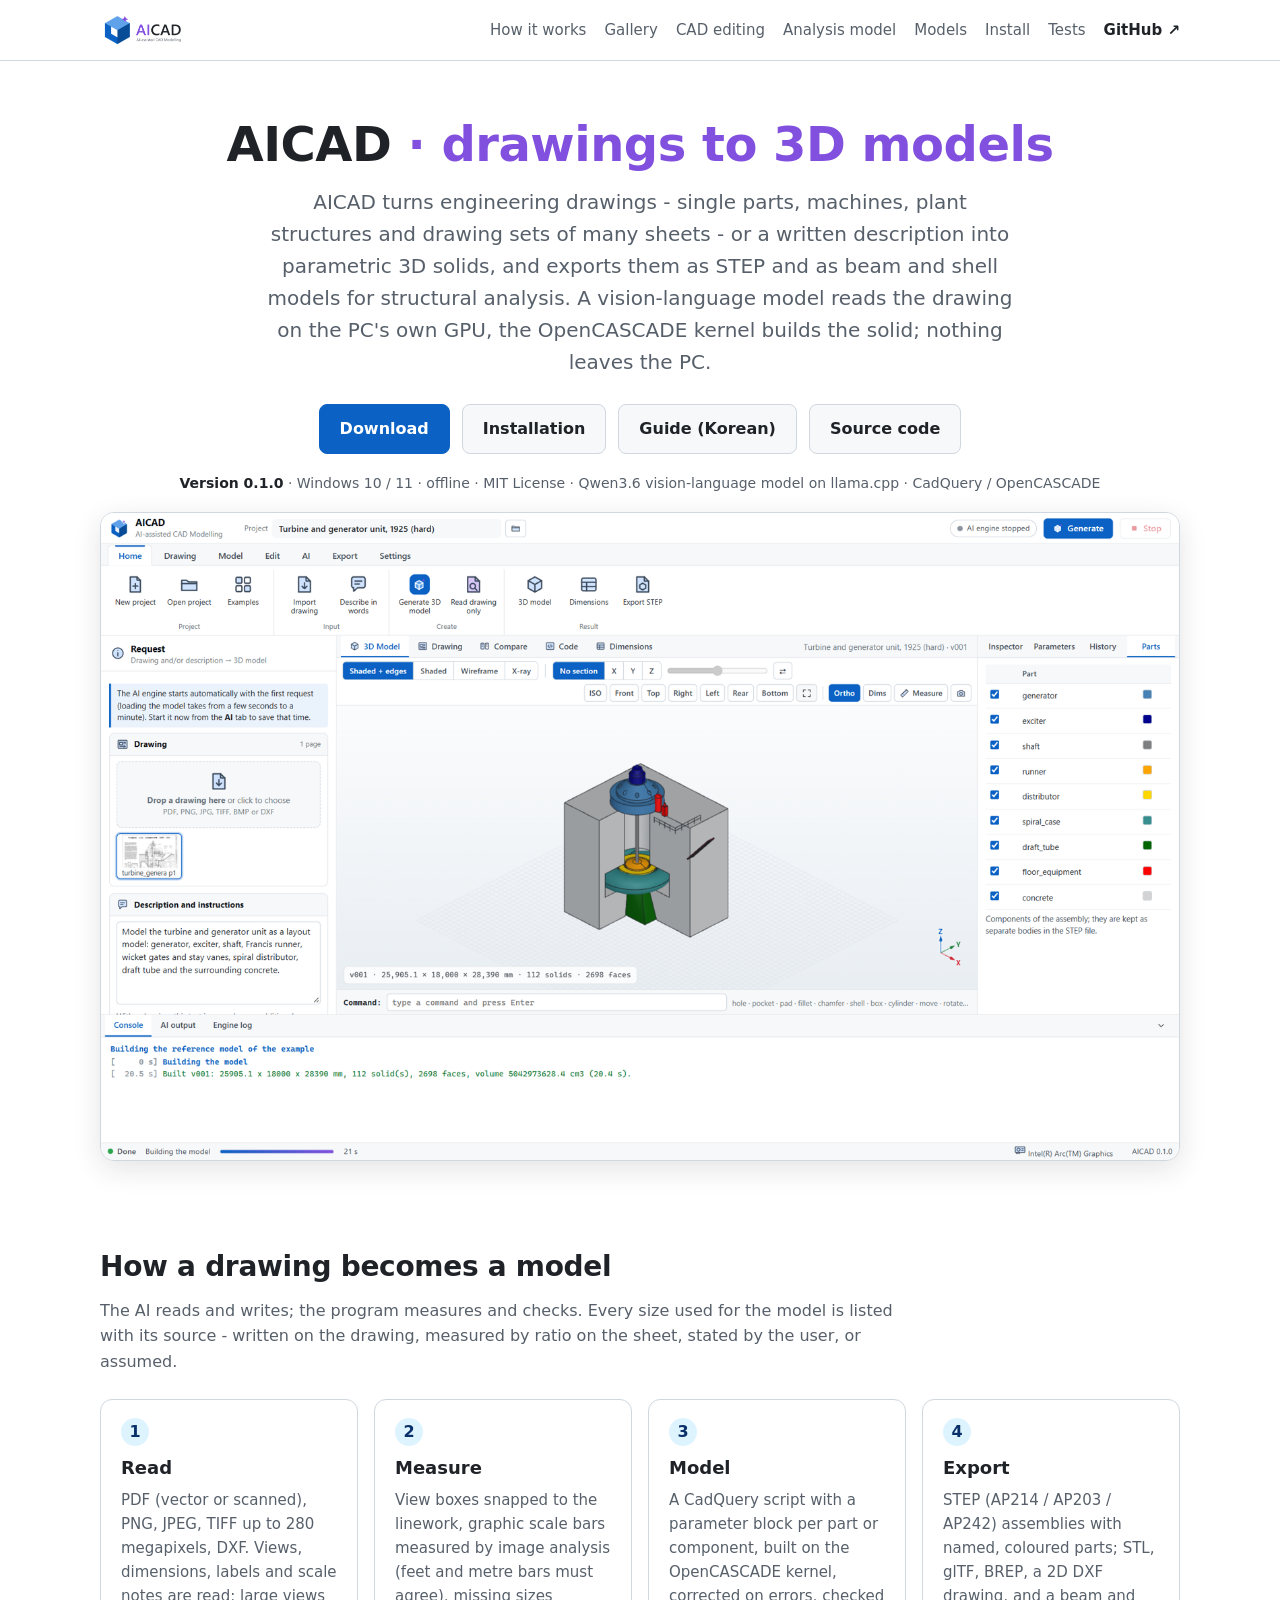
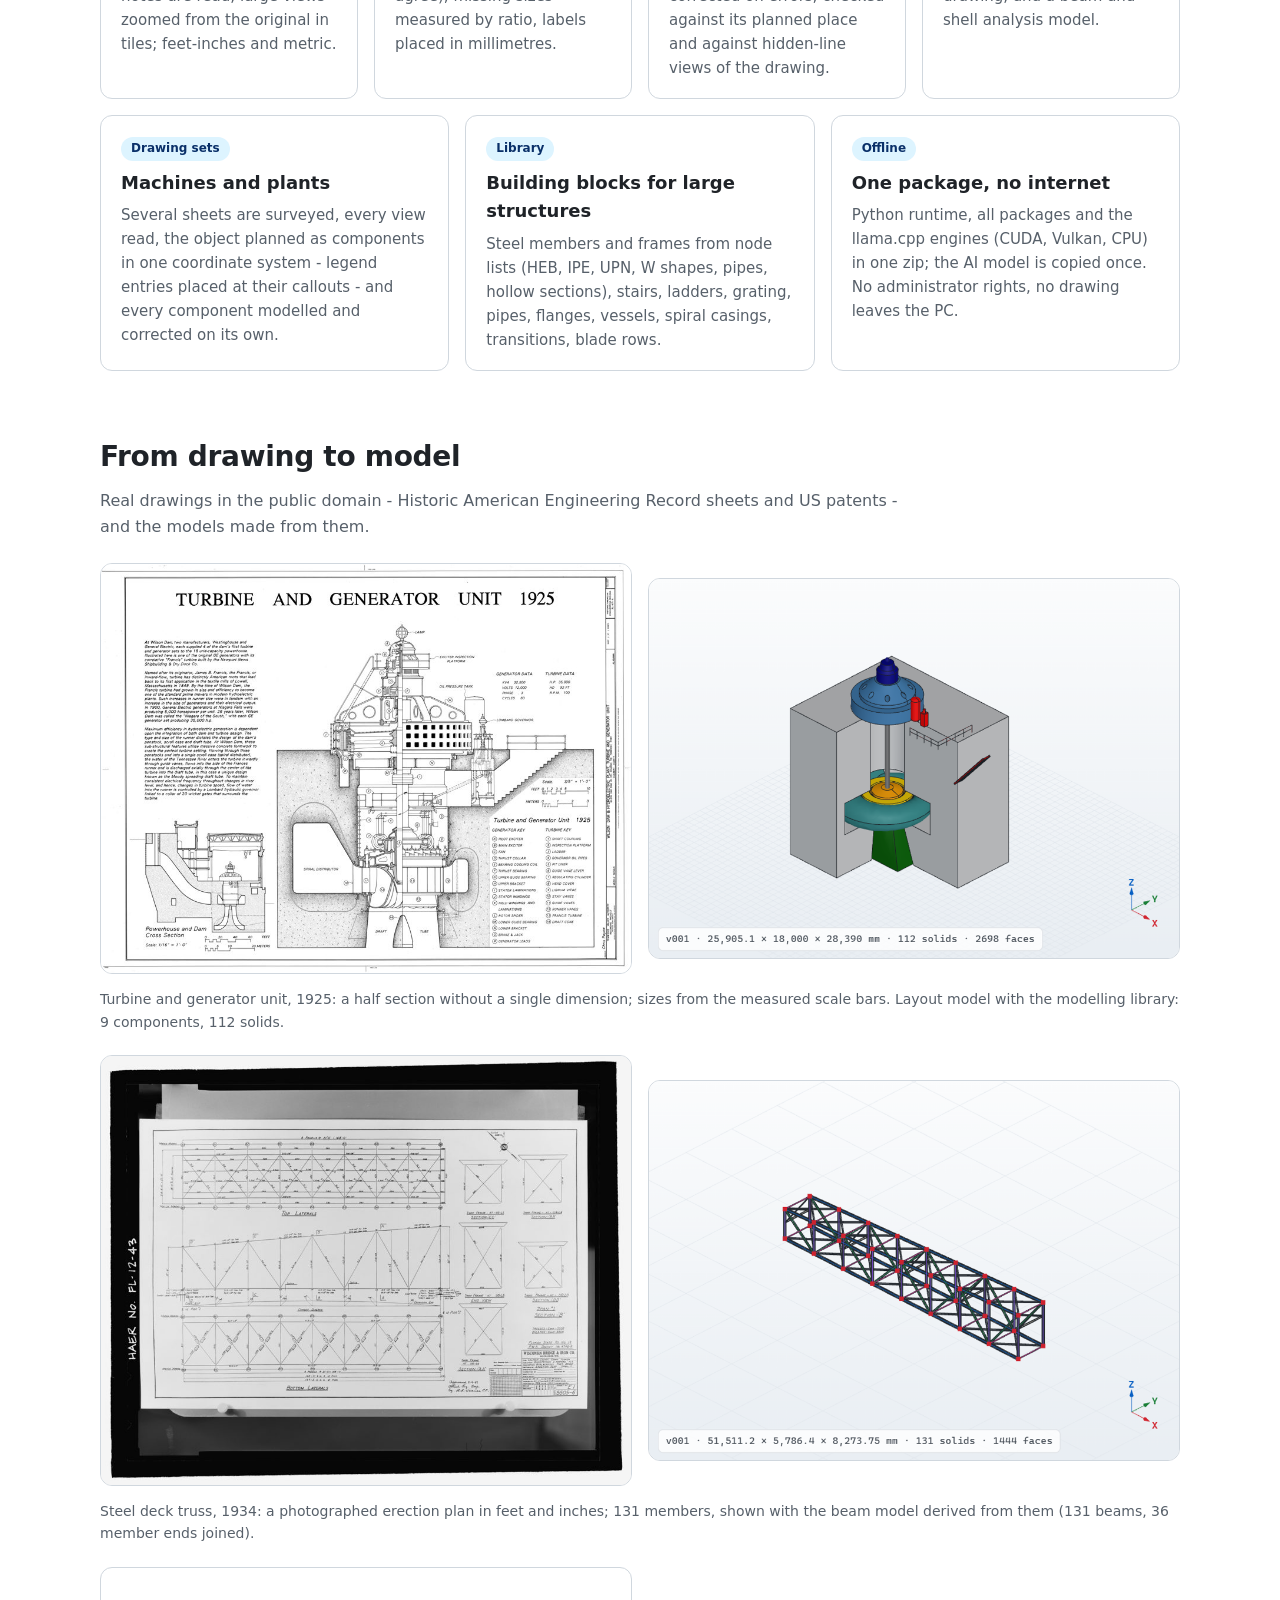
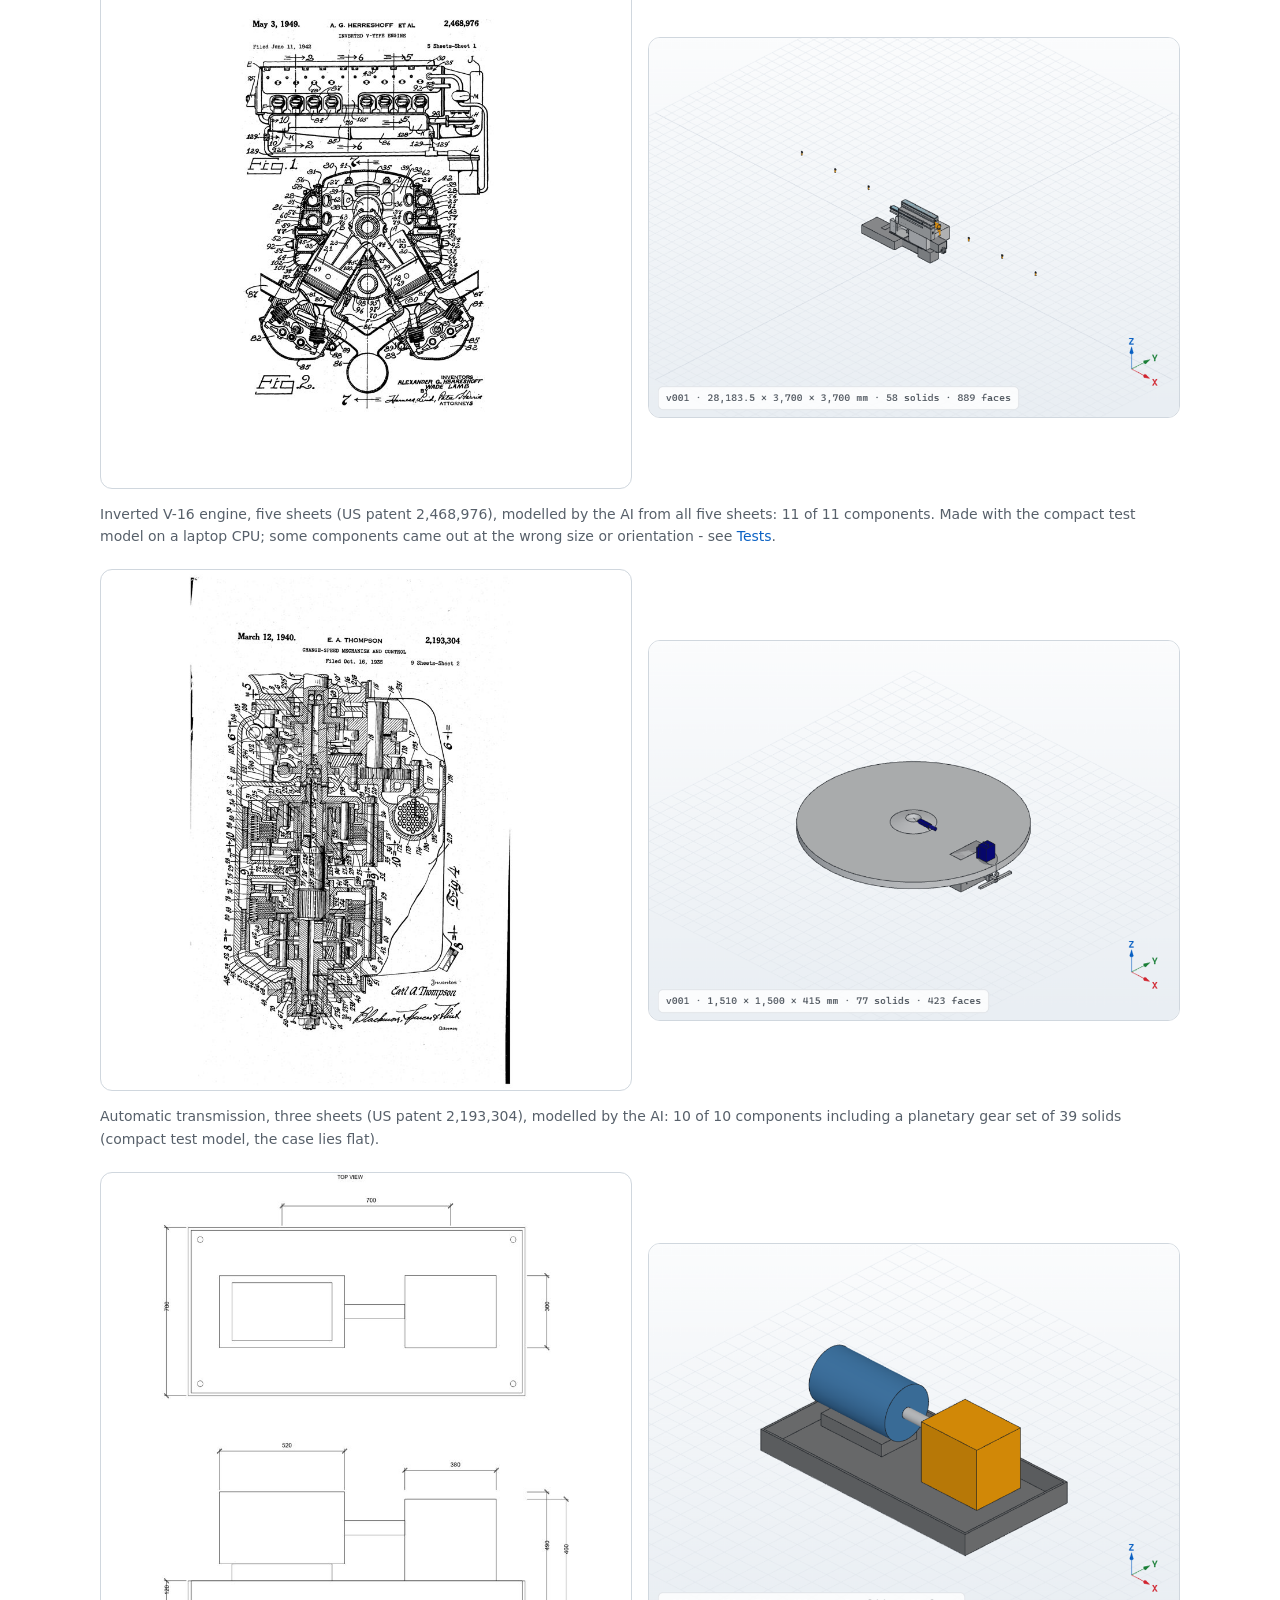
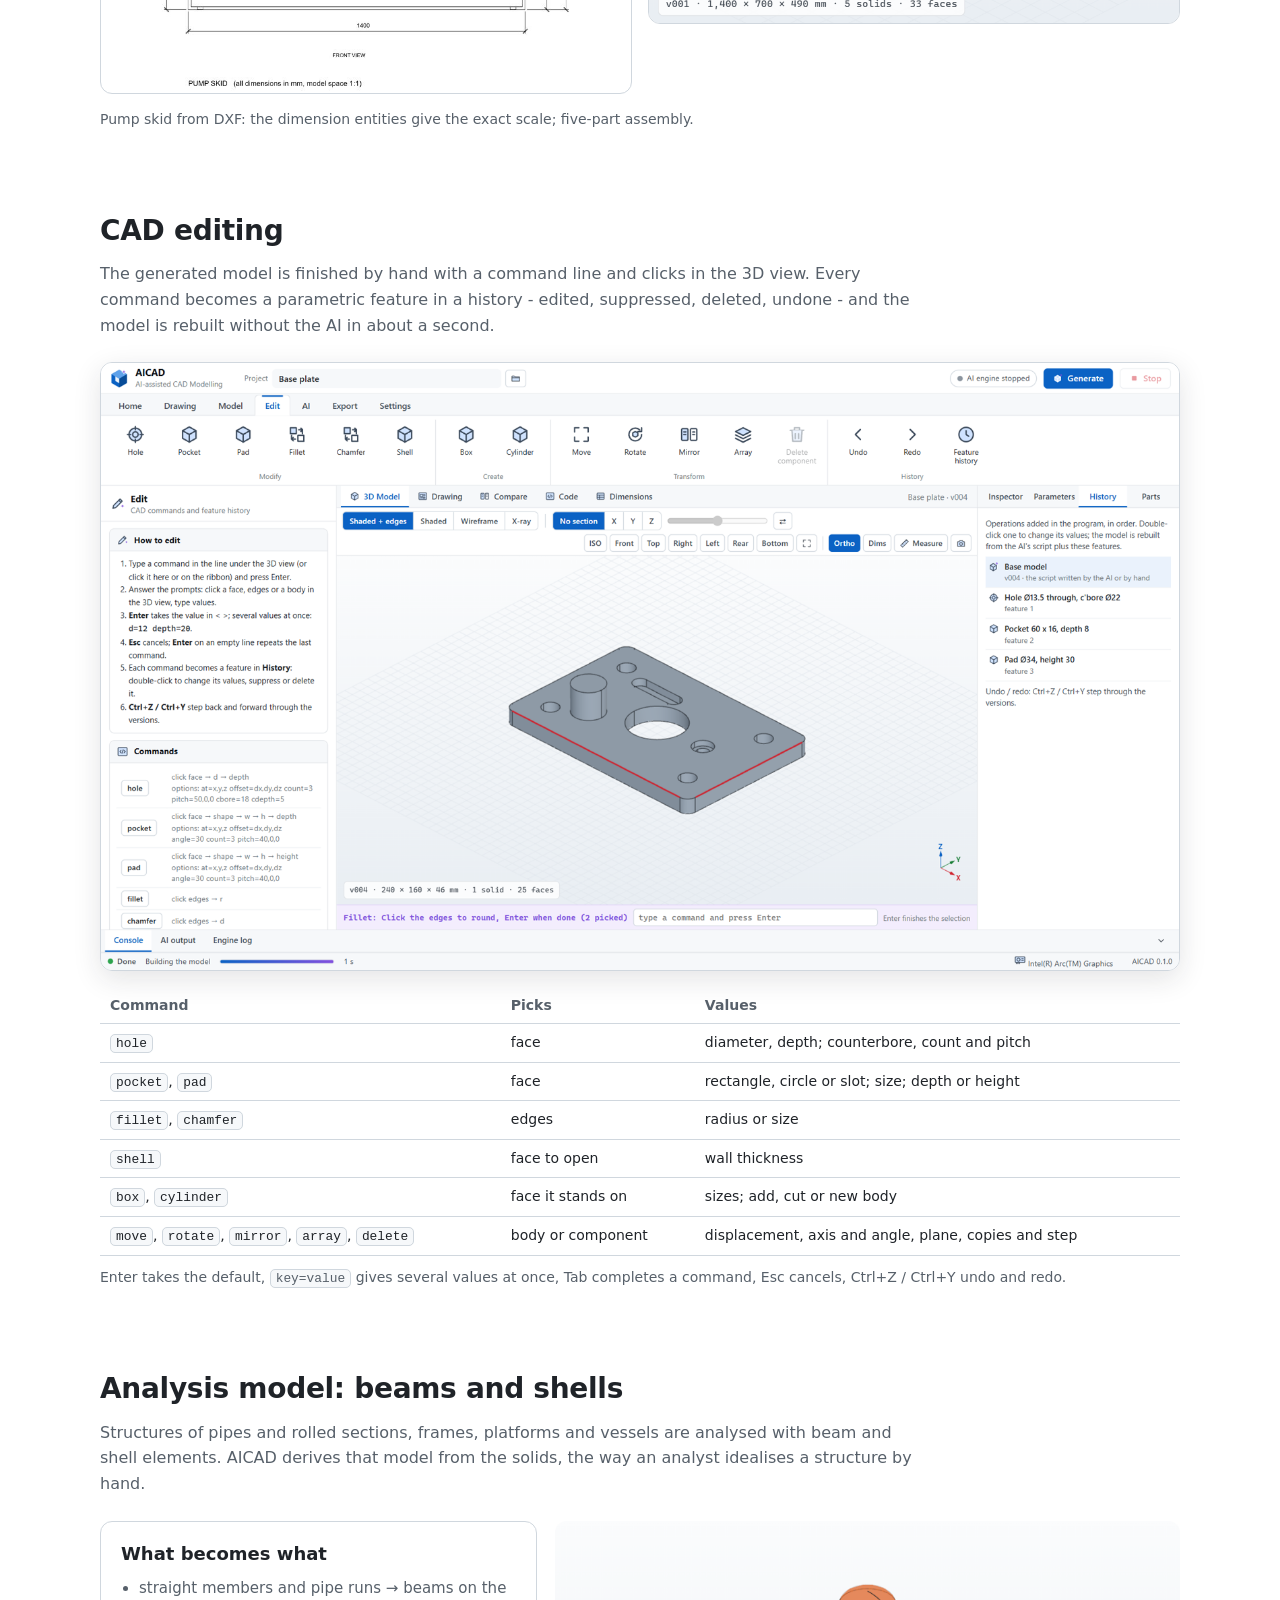
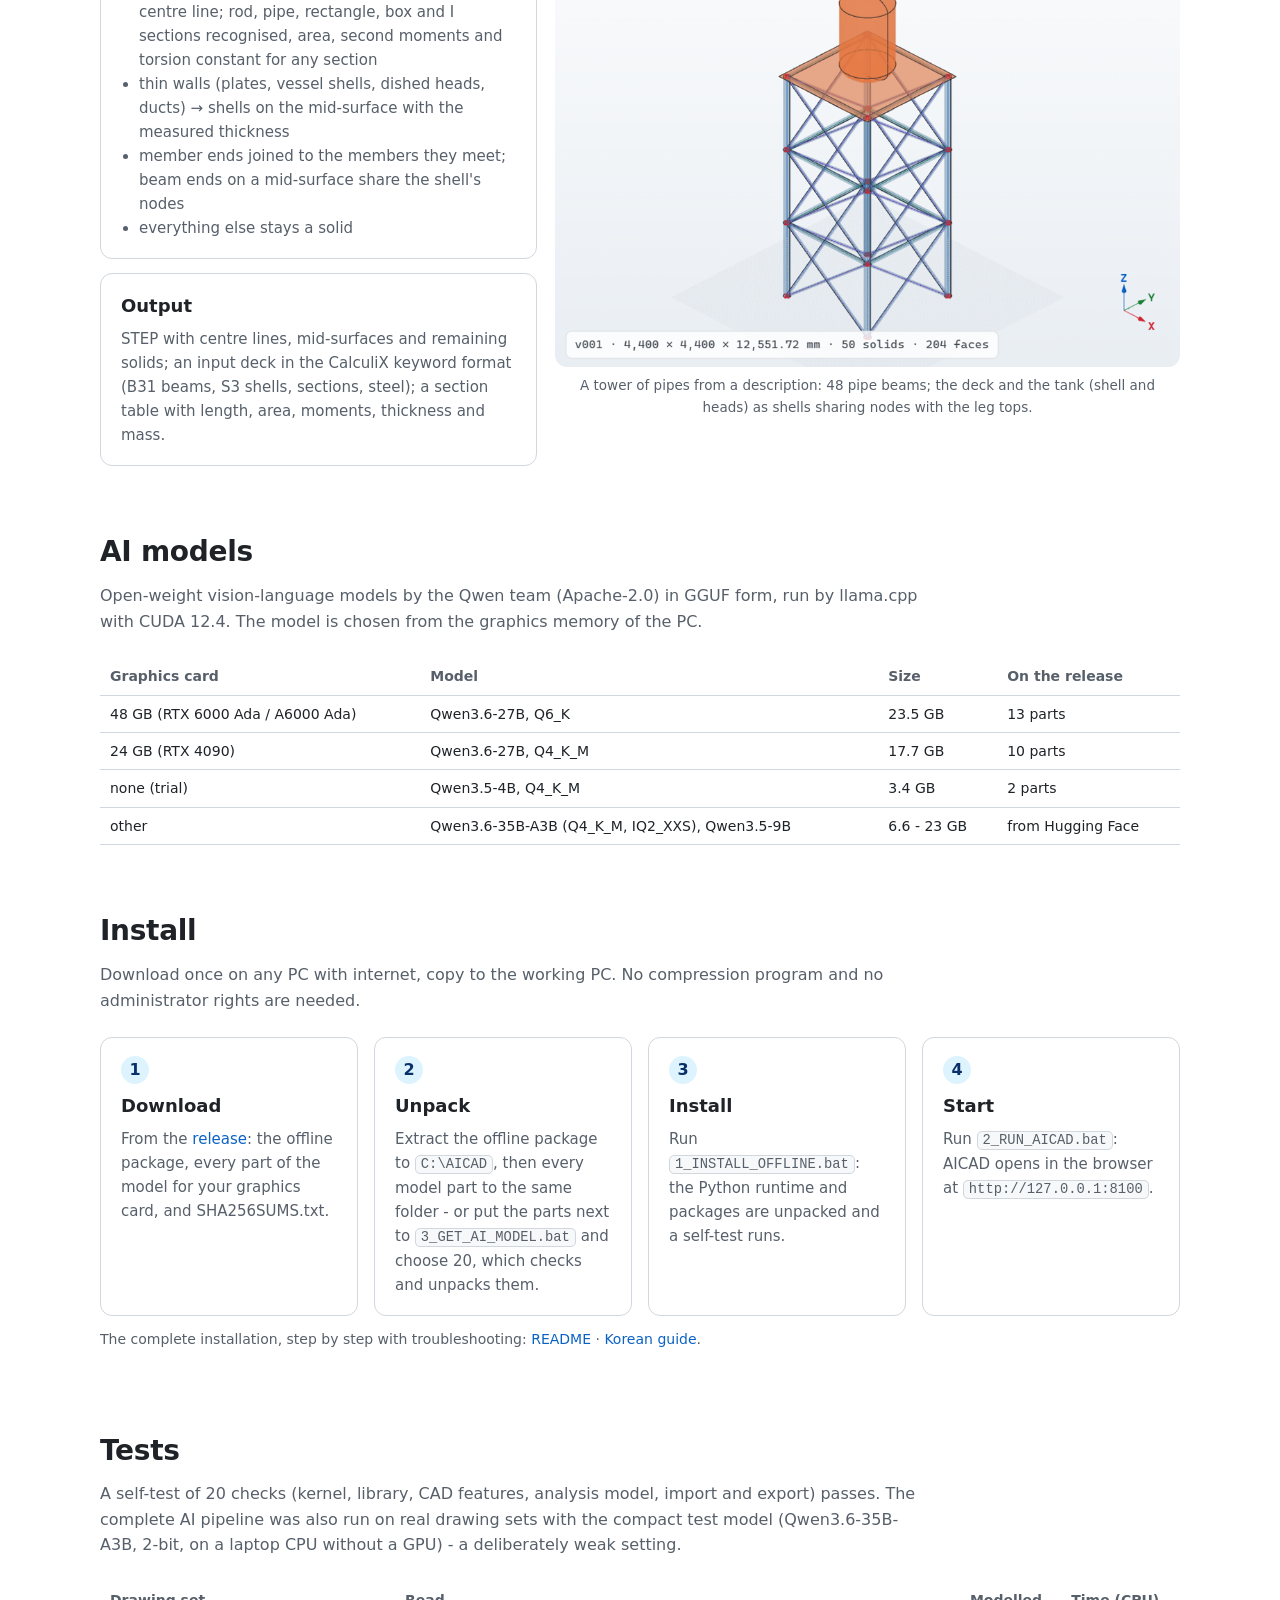
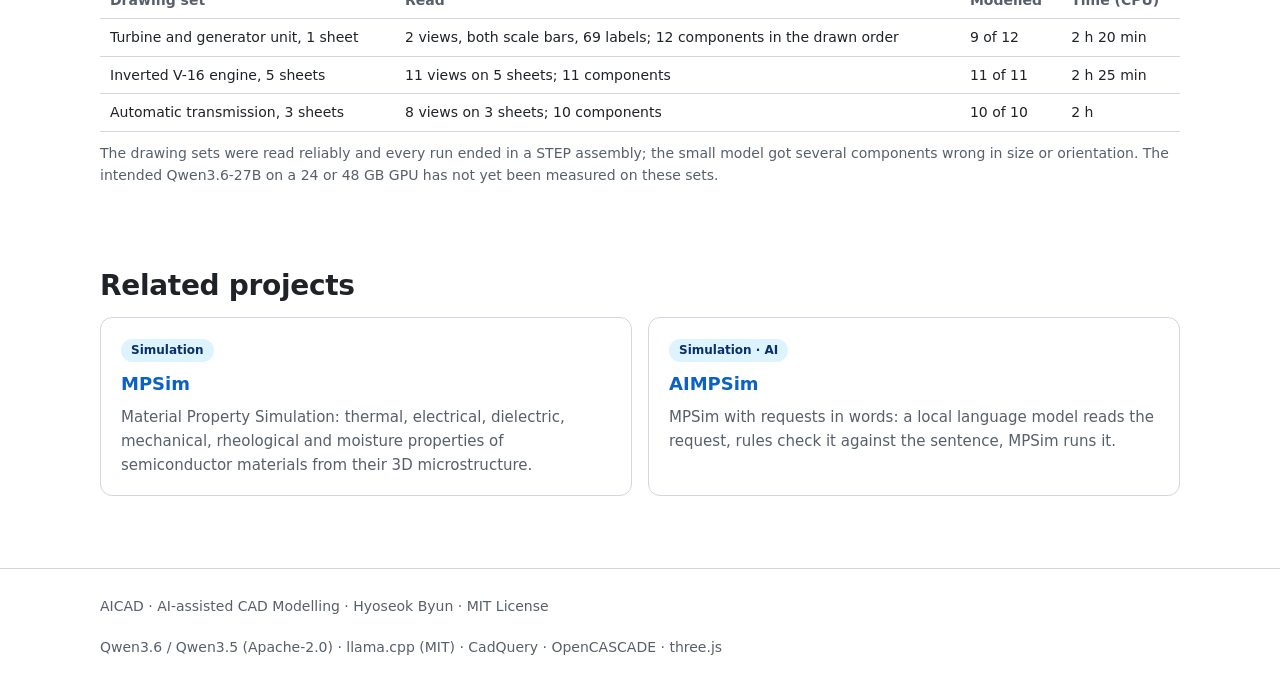
<file: index.html>
<!doctype html>
<html lang="en">
<head>
<meta charset="utf-8">
<meta name="viewport" content="width=device-width, initial-scale=1">
<title>AICAD — AI-assisted CAD modelling · engineering drawings to STEP and beam/shell models</title>
<meta name="description" content="AICAD turns engineering drawings (single parts, machines, plant structures, multi-sheet drawing sets) or descriptions into parametric 3D solids and exports STEP and beam/shell analysis models, with a local vision-language model (Qwen3.6 on llama.cpp) and the OpenCASCADE kernel. Offline, open source, MIT.">
<meta name="keywords" content="AICAD, AI CAD, drawing to CAD, engineering drawing, STEP, CadQuery, OpenCASCADE, vision-language model, Qwen3.6, llama.cpp, offline, plant structure, steel structure, turbine, assembly, beam model, shell model, finite element, CalculiX">
<meta name="author" content="Hyoseok Byun">
<link rel="canonical" href="https://hyoseokbyun-opt.github.io/AICAD/">
<meta property="og:type" content="website">
<meta property="og:site_name" content="AICAD">
<meta property="og:title" content="AICAD — engineering drawings to 3D models">
<meta property="og:description" content="Drawings and descriptions to parametric 3D solids (STEP) and beam/shell analysis models, with a local vision-language model and the OpenCASCADE kernel. Offline, MIT License.">
<meta property="og:url" content="https://hyoseokbyun-opt.github.io/AICAD/">
<meta property="og:image" content="https://hyoseokbyun-opt.github.io/AICAD/assets/social_preview.png">
<meta property="og:image:width" content="1280">
<meta property="og:image:height" content="640">
<meta name="twitter:card" content="summary_large_image">
<link rel="icon" type="image/png" href="assets/favicon.png">
<link rel="apple-touch-icon" href="assets/apple-touch-icon.png">
<script type="application/ld+json">
{
  "@context": "https://schema.org",
  "@type": "SoftwareApplication",
  "name": "AICAD",
  "alternateName": "AI-assisted CAD Modelling",
  "description": "Engineering drawings (single parts, machines, plant structures, multi-sheet sets) or descriptions to parametric 3D solids (STEP) and beam/shell analysis models, with a local vision-language model and the OpenCASCADE kernel.",
  "applicationCategory": "DesignApplication",
  "operatingSystem": "Windows 10, Windows 11",
  "softwareVersion": "0.1.0",
  "license": "https://opensource.org/licenses/MIT",
  "url": "https://hyoseokbyun-opt.github.io/AICAD/",
  "downloadUrl": "https://github.com/HyoseokByun-opt/AICAD/releases/latest",
  "codeRepository": "https://github.com/HyoseokByun-opt/AICAD",
  "image": "https://hyoseokbyun-opt.github.io/AICAD/assets/social_preview.png",
  "offers": {"@type": "Offer", "price": "0", "priceCurrency": "USD"},
  "author": {"@type": "Person", "name": "Hyoseok Byun", "sameAs": ["https://github.com/HyoseokByun-opt"]}
}
</script>
<style>
  :root {
    --bg: #ffffff; --bg2: #f6f8fa; --card: #ffffff; --ink: #1f2328; --ink2: #57606a; --line: #d0d7de;
    --accent: #0b62c4; --accent2: #0a53a8; --chip: #ddf4ff; --chipink: #0a3069; --code: #f6f8fa;
  }
  @media (prefers-color-scheme: dark) {
    :root { --bg: #0d1117; --bg2: #161b22; --card: #0d1117; --ink: #e6edf3; --ink2: #9198a1; --line: #30363d;
            --accent: #4493f8; --accent2: #6aa8fa; --chip: #12263f; --chipink: #9ecbff; --code: #161b22; }
  }
  * { box-sizing: border-box; }
  html { scroll-behavior: smooth; }
  body { margin: 0; background: var(--bg); color: var(--ink); line-height: 1.6;
         font: 16px/1.6 "Segoe UI", system-ui, -apple-system, "Helvetica Neue", Arial, sans-serif; }
  a { color: var(--accent); text-decoration: none; }
  a:hover { text-decoration: underline; }
  .wrap { max-width: 1120px; margin: 0 auto; padding: 0 20px; }
  header.top { position: sticky; top: 0; z-index: 5; background: color-mix(in srgb, var(--bg) 88%, transparent);
               backdrop-filter: blur(8px); border-bottom: 1px solid var(--line); }
  header.top .wrap { display: flex; align-items: center; gap: 18px; height: 60px; }
  header.top img { height: 34px; display: block; }
  nav { margin-left: auto; display: flex; gap: 18px; flex-wrap: wrap; font-size: 15px; }
  nav a { color: var(--ink2); }
  nav a.gh { color: var(--ink); font-weight: 600; }
  .hero { padding: 56px 0 28px; text-align: center; }
  .hero h1 { font-size: clamp(30px, 5vw, 48px); line-height: 1.15; margin: 0 0 14px; letter-spacing: -0.5px; }
  .hero h1 span { color: var(--accent); }
  .hero p.lead { font-size: clamp(17px, 2.2vw, 20px); color: var(--ink2); max-width: 760px; margin: 0 auto 26px; }
  .btns { display: flex; gap: 12px; justify-content: center; flex-wrap: wrap; }
  .btn { display: inline-block; padding: 11px 20px; border-radius: 8px; font-weight: 600; border: 1px solid var(--line);
         color: var(--ink); background: var(--bg2); }
  .btn.primary { background: var(--accent); border-color: var(--accent); color: #fff; }
  .btn:hover { text-decoration: none; filter: brightness(1.05); }
  .meta { margin-top: 18px; color: var(--ink2); font-size: 14px; }
  .meta b { color: var(--ink); font-weight: 600; }
  figure { margin: 0; }
  .banner { margin: 18px auto 0; border-radius: 14px; overflow: hidden; border: 1px solid var(--line); background: #fff; }
  .banner img, .shot img { width: 100%; height: auto; display: block; }
  section { padding: 56px 0 8px; }
  section h2 { font-size: 28px; margin: 0 0 8px; letter-spacing: -0.3px; }
  section p.sub { color: var(--ink2); margin: 0 0 24px; max-width: 820px; }
  .steps { display: grid; grid-template-columns: repeat(3, 1fr); gap: 16px; }
  .step, .card { background: var(--card); border: 1px solid var(--line); border-radius: 12px; padding: 18px 20px; }
  .step .n { display: inline-block; width: 28px; height: 28px; border-radius: 50%; background: var(--chip); color: var(--chipink);
             font-weight: 700; text-align: center; line-height: 28px; margin-bottom: 8px; }
  .step h3, .card h3 { margin: 0 0 6px; font-size: 18px; }
  .step p, .card p { margin: 0; color: var(--ink2); font-size: 15px; }
  .grid { display: grid; grid-template-columns: repeat(3, 1fr); gap: 16px; }
  .card ul { margin: 8px 0 0; padding-left: 18px; color: var(--ink2); font-size: 15px; }
  .card .tag { display: inline-block; font-size: 12px; font-weight: 600; color: var(--chipink); background: var(--chip);
               border-radius: 999px; padding: 2px 10px; margin-bottom: 8px; }
  .shot { border-radius: 12px; overflow: hidden; border: 1px solid var(--line); }
  .flow { display: grid; grid-template-columns: minmax(0, 1fr) minmax(0, 1.43fr); gap: 18px; align-items: start; }
  .flow .plots { background: #fff; margin: 0; }
  .flow .anim { margin: 0; text-align: center; }
  .flow .anim img { width: 100%; height: auto; display: block; border-radius: 12px; }
  .flow .anim figcaption { color: var(--ink2); font-size: 13.5px; margin-top: 8px; }
  @media (max-width: 860px) { .flow { grid-template-columns: 1fr; } }
  .ex { margin-top: 38px; }
  .ex h3 { font-size: 20px; margin: 0 0 6px; }
  .ex > p { color: var(--ink2); max-width: 900px; margin: 0 0 14px; }
  .ex .shot { margin: 14px 0 0; }
  .ex .flow + .shot, .ex .flow + table { margin-top: 14px; }
  table.kv { border-collapse: collapse; font-size: 14px; margin-top: 12px; min-width: 50%; }
  table.kv th, table.kv td { text-align: left; padding: 6px 12px 6px 0; border-bottom: 1px solid var(--line); }
  table.kv th { color: var(--ink2); font-weight: 600; }
  .ex .note { color: var(--ink2); font-size: 13px; }
  .sheet.wide { grid-template-columns: repeat(4, minmax(0, 1fr)); margin-top: 8px; }
  @media (max-width: 1000px) { .sheet.wide { grid-template-columns: repeat(2, minmax(0, 1fr)); } }
  .sheet { display: grid; grid-template-columns: repeat(2, minmax(0, 1fr)); gap: 12px; }
  .sheet .tile { background: var(--card); border: 1px solid var(--line); border-top: 4px solid var(--c); border-radius: 10px;
                 padding: 10px 14px 12px; }
  .sheet .lab { display: block; color: var(--c); font-weight: 600; font-size: 12.5px; letter-spacing: .04em; text-transform: uppercase; }
  .sheet .lab i { font-style: normal; text-transform: none; letter-spacing: 0; font-weight: 500; }
  .sheet b { display: block; font-size: 25px; line-height: 1.25; margin: 4px 0 6px; }
  .sheet .l { display: block; color: var(--ink2); font-size: 13.5px; line-height: 1.5; }
  @media (prefers-color-scheme: dark) { .sheet .lab { color: color-mix(in srgb, var(--c) 62%, #fff); } }
  @media (max-width: 520px) { .sheet, .sheet.wide { grid-template-columns: 1fr; } table.kv { min-width: 0; font-size: 13px; } }
  table.bench { width: 100%; border-collapse: collapse; font-size: 14px; }
  table.bench th, table.bench td { text-align: left; padding: 7px 10px; border-bottom: 1px solid var(--line); vertical-align: top; }
  table.bench th { color: var(--ink2); font-weight: 600; }
  table.bench .src { display: block; color: var(--ink2); font-size: 12.5px; margin-top: 2px; }
  ol.refs { color: var(--ink2); font-size: 13px; line-height: 1.55; padding-left: 22px; margin: 14px 0 0; }
  ol.refs li { margin: 3px 0; overflow-wrap: anywhere; }
  @media (max-width: 700px) { table.bench { font-size: 12.5px; } }
  .stats { display: grid; grid-template-columns: repeat(4, 1fr); gap: 16px; margin-top: 8px; }
  .stat { border: 1px solid var(--line); border-radius: 12px; padding: 16px 18px; background: var(--bg2); }
  .stat b { display: block; font-size: 26px; color: var(--accent); line-height: 1.2; }
  .stat span { color: var(--ink2); font-size: 14px; }
  .presets { columns: 2; column-gap: 32px; padding-left: 18px; color: var(--ink2); }
  .presets li { break-inside: avoid; margin-bottom: 4px; }
  .two { display: grid; grid-template-columns: 1fr 1fr; gap: 16px; }
  .two > *, .grid > *, .steps > *, .stats > * { min-width: 0; }
  pre { background: var(--code); border: 1px solid var(--line); border-radius: 10px; padding: 14px 16px; overflow-x: auto;
        font: 13.5px/1.5 Consolas, "SFMono-Regular", Menlo, monospace; margin: 10px 0 0; }
  code { font-family: Consolas, "SFMono-Regular", Menlo, monospace; font-size: 0.92em; background: var(--code);
         border: 1px solid var(--line); border-radius: 5px; padding: 1px 5px; }
  pre code { border: 0; padding: 0; background: none; }
  .note { color: var(--ink2); font-size: 14px; }
  footer { margin-top: 64px; border-top: 1px solid var(--line); padding: 26px 0 40px; color: var(--ink2); font-size: 14px; }
  footer .wrap { display: flex; gap: 18px; flex-wrap: wrap; justify-content: space-between; }
  @media (max-width: 860px) {
    .steps, .grid, .two { grid-template-columns: 1fr; }
    .stats { grid-template-columns: repeat(2, 1fr); }
    .presets { columns: 1; }
    nav { display: none; }
  }

  :root { --ai: #8250df; --aichip: #fbefff; --aiink: #6e40c9; }
  @media (prefers-color-scheme: dark) { :root { --ai: #a371f7; --aichip: #271052; --aiink: #d2a8ff; } }
  .hero h1 span { color: var(--ai); }
  .steps.four { grid-template-columns: repeat(4, 1fr); }
  @media (max-width: 1000px) { .steps.four { grid-template-columns: repeat(2, 1fr); } }
  @media (max-width: 600px) { .steps.four { grid-template-columns: 1fr; } }
  .card .tag.ai { color: var(--aiink); background: var(--aichip); }
  .stat b { color: var(--ai); }
  .shotframe { box-shadow: 0 8px 28px rgba(31, 35, 40, .12); }
  table.ex-table td:first-child { font-size: 15px; }
  table.ex-table td:last-child { color: var(--ink2); }
  .pair { align-items: center; }
  .pair .shot { background: #fff; }
  .pair .shot img { max-height: 520px; object-fit: contain; }
</style>
</head>
<body>
<header class="top">
  <div class="wrap">
    <a href="#top" aria-label="AICAD home"><img src="assets/logo.png" alt="AICAD - AI-assisted CAD Modelling" height="34"></a>
    <nav>
      <a href="#how">How it works</a>
      <a href="#gallery">Gallery</a>
      <a href="#edit">CAD editing</a>
      <a href="#analysis">Analysis model</a>
      <a href="#models">Models</a>
      <a href="#install">Install</a>
      <a href="#tests">Tests</a>
      <a class="gh" href="https://github.com/HyoseokByun-opt/AICAD">GitHub ↗</a>
    </nav>
  </div>
</header>

<main id="top">
<div class="wrap">
  <div class="hero">
    <h1>AICAD <span>· drawings to 3D models</span></h1>
    <p class="lead">AICAD turns engineering drawings - single parts, machines, plant structures and drawing sets of many
      sheets - or a written description into parametric 3D solids, and exports them as STEP and as beam and shell
      models for structural analysis. A vision-language model reads the drawing on the PC's own GPU, the OpenCASCADE
      kernel builds the solid; nothing leaves the PC.</p>
    <div class="btns">
      <a class="btn primary" href="https://github.com/HyoseokByun-opt/AICAD/releases/latest">Download</a>
      <a class="btn" href="https://github.com/HyoseokByun-opt/AICAD#installation">Installation</a>
      <a class="btn" href="https://github.com/HyoseokByun-opt/AICAD/blob/main/docs/GUIDE_KO.md">Guide (Korean)</a>
      <a class="btn" href="https://github.com/HyoseokByun-opt/AICAD">Source code</a>
    </div>
    <div class="meta"><b>Version 0.1.0</b> · Windows 10 / 11 · offline · MIT License ·
      Qwen3.6 vision-language model on llama.cpp · CadQuery / OpenCASCADE</div>
    <figure class="banner shotframe"><img src="assets/ui_turbine.png" width="1600" height="960"
      alt="The AICAD workspace with the layout model of a 1925 turbine and generator unit, its components listed on the right"></figure>
  </div>
</div>

<section id="how">
  <div class="wrap">
    <h2>How a drawing becomes a model</h2>
    <p class="sub">The AI reads and writes; the program measures and checks. Every size used for the model is listed with
      its source - written on the drawing, measured by ratio on the sheet, stated by the user, or assumed.</p>
    <div class="steps four">
      <div class="step"><span class="n">1</span><h3>Read</h3>
        <p>PDF (vector or scanned), PNG, JPEG, TIFF up to 280 megapixels, DXF. Views, dimensions, labels and scale notes
          are read; large views zoomed from the original in tiles; feet-inches and metric.</p></div>
      <div class="step"><span class="n">2</span><h3>Measure</h3>
        <p>View boxes snapped to the linework, graphic scale bars measured by image analysis (feet and metre bars must
          agree), missing sizes measured by ratio, labels placed in millimetres.</p></div>
      <div class="step"><span class="n">3</span><h3>Model</h3>
        <p>A CadQuery script with a parameter block per part or component, built on the OpenCASCADE kernel, corrected on
          errors, checked against its planned place and against hidden-line views of the drawing.</p></div>
      <div class="step"><span class="n">4</span><h3>Export</h3>
        <p>STEP (AP214 / AP203 / AP242) assemblies with named, coloured parts; STL, glTF, BREP, a 2D DXF drawing, and a
          beam and shell analysis model.</p></div>
    </div>
    <div class="grid" style="margin-top:16px">
      <div class="card"><span class="tag">Drawing sets</span><h3>Machines and plants</h3>
        <p>Several sheets are surveyed, every view read, the object planned as components in one coordinate system -
          legend entries placed at their callouts - and every component modelled and corrected on its own.</p></div>
      <div class="card"><span class="tag">Library</span><h3>Building blocks for large structures</h3>
        <p>Steel members and frames from node lists (HEB, IPE, UPN, W shapes, pipes, hollow sections), stairs, ladders,
          grating, pipes, flanges, vessels, spiral casings, transitions, blade rows.</p></div>
      <div class="card"><span class="tag">Offline</span><h3>One package, no internet</h3>
        <p>Python runtime, all packages and the llama.cpp engines (CUDA, Vulkan, CPU) in one zip; the AI model is copied
          once. No administrator rights, no drawing leaves the PC.</p></div>
    </div>
  </div>
</section>

<section id="gallery">
  <div class="wrap">
    <h2>From drawing to model</h2>
    <p class="sub">Real drawings in the public domain - Historic American Engineering Record sheets and US patents - and
      the models made from them.</p>
    <div class="two pair">
      <figure class="shot"><img src="assets/dwg_turbine.jpg" width="900" height="695" alt="1925 drawing of the turbine and generator unit of Wilson Dam, a half section without dimensions"></figure>
      <figure class="shot"><img src="assets/ref_turbine_unit.png" width="900" height="643" alt="Layout model of the turbine and generator unit with generator, exciter, shaft, runner, spiral casing, draft tube and concrete"></figure>
    </div>
    <p class="note">Turbine and generator unit, 1925: a half section without a single dimension; sizes from the measured
      scale bars. Layout model with the modelling library: 9 components, 112 solids.</p>
    <div class="two pair" style="margin-top:22px">
      <figure class="shot"><img src="assets/dwg_truss.jpg" width="900" height="728" alt="Photograph of a 1934 erection plan of a steel deck truss"></figure>
      <figure class="shot"><img src="assets/anl_steel_truss.png" width="900" height="643" alt="Steel deck truss with its beam model: centre lines coloured by section and joined nodes"></figure>
    </div>
    <p class="note">Steel deck truss, 1934: a photographed erection plan in feet and inches; 131 members, shown with the
      beam model derived from them (131 beams, 36 member ends joined).</p>
    <div class="two pair" style="margin-top:22px">
      <figure class="shot"><img src="assets/dwg_v_engine.jpg" width="613" height="900" alt="Patent sheet 1 of 5 of an inverted V-16 aircraft engine"></figure>
      <figure class="shot"><img src="assets/ai_v_engine.png" width="900" height="643" alt="Assembly modelled by the AI from five engine sheets"></figure>
    </div>
    <p class="note">Inverted V-16 engine, five sheets (US patent 2,468,976), modelled by the AI from all five sheets:
      11 of 11 components. Made with the compact test model on a laptop CPU; some components came out at the wrong size
      or orientation - see <a href="#tests">Tests</a>.</p>
    <div class="two pair" style="margin-top:22px">
      <figure class="shot"><img src="assets/dwg_transmission.jpg" width="613" height="900" alt="Patent sheet of an automatic transmission in vertical section"></figure>
      <figure class="shot"><img src="assets/ai_transmission.png" width="900" height="643" alt="Assembly of the transmission modelled by the AI"></figure>
    </div>
    <p class="note">Automatic transmission, three sheets (US patent 2,193,304), modelled by the AI: 10 of 10 components
      including a planetary gear set of 39 solids (compact test model, the case lies flat).</p>
    <div class="two pair" style="margin-top:22px">
      <figure class="shot"><img src="assets/dwg_pump_skid.jpg" width="722" height="900" alt="DXF drawing of a pump skid"></figure>
      <figure class="shot"><img src="assets/ref_pump_skid.png" width="900" height="643" alt="Pump skid assembly with base frame, motor, coupling and pump"></figure>
    </div>
    <p class="note">Pump skid from DXF: the dimension entities give the exact scale; five-part assembly.</p>
  </div>
</section>

<section id="edit">
  <div class="wrap">
    <h2>CAD editing</h2>
    <p class="sub">The generated model is finished by hand with a command line and clicks in the 3D view. Every command
      becomes a parametric feature in a history - edited, suppressed, deleted, undone - and the model is rebuilt without
      the AI in about a second.</p>
    <figure class="shot shotframe"><img src="assets/ui_cad.png" width="1600" height="900" alt="Command line under the 3D view and the feature history on the right"></figure>
    <table class="bench" style="margin-top:16px">
      <tr><th>Command</th><th>Picks</th><th>Values</th></tr>
      <tr><td><code>hole</code></td><td>face</td><td>diameter, depth; counterbore, count and pitch</td></tr>
      <tr><td><code>pocket</code>, <code>pad</code></td><td>face</td><td>rectangle, circle or slot; size; depth or height</td></tr>
      <tr><td><code>fillet</code>, <code>chamfer</code></td><td>edges</td><td>radius or size</td></tr>
      <tr><td><code>shell</code></td><td>face to open</td><td>wall thickness</td></tr>
      <tr><td><code>box</code>, <code>cylinder</code></td><td>face it stands on</td><td>sizes; add, cut or new body</td></tr>
      <tr><td><code>move</code>, <code>rotate</code>, <code>mirror</code>, <code>array</code>, <code>delete</code></td><td>body or component</td><td>displacement, axis and angle, plane, copies and step</td></tr>
    </table>
    <p class="note" style="margin-top:10px">Enter takes the default, <code>key=value</code> gives several values at once,
      Tab completes a command, Esc cancels, Ctrl+Z / Ctrl+Y undo and redo.</p>
  </div>
</section>

<section id="analysis">
  <div class="wrap">
    <h2>Analysis model: beams and shells</h2>
    <p class="sub">Structures of pipes and rolled sections, frames, platforms and vessels are analysed with beam and shell
      elements. AICAD derives that model from the solids, the way an analyst idealises a structure by hand.</p>
    <div class="flow">
      <div>
        <div class="card"><h3>What becomes what</h3>
          <ul>
            <li>straight members and pipe runs → beams on the centre line; rod, pipe, rectangle, box and I sections
              recognised, area, second moments and torsion constant for any section</li>
            <li>thin walls (plates, vessel shells, dished heads, ducts) → shells on the mid-surface with the measured
              thickness</li>
            <li>member ends joined to the members they meet; beam ends on a mid-surface share the shell's nodes</li>
            <li>everything else stays a solid</li>
          </ul></div>
        <div class="card" style="margin-top:14px"><h3>Output</h3>
          <p>STEP with centre lines, mid-surfaces and remaining solids; an input deck in the CalculiX keyword format (B31
            beams, S3 shells, sections, steel); a section table with length, area, moments, thickness and mass.</p></div>
      </div>
      <figure class="anim"><img src="assets/anl_tubular_tower.png" width="900" height="643" alt="Pipe tower with a deck and a tank: pipe beams coloured by section, deck and tank as orange shells">
        <figcaption>A tower of pipes from a description: 48 pipe beams; the deck and the tank (shell and heads) as shells
          sharing nodes with the leg tops.</figcaption></figure>
    </div>
  </div>
</section>

<section id="models">
  <div class="wrap">
    <h2>AI models</h2>
    <p class="sub">Open-weight vision-language models by the Qwen team (Apache-2.0) in GGUF form, run by llama.cpp with
      CUDA 12.4. The model is chosen from the graphics memory of the PC.</p>
    <table class="bench">
      <tr><th>Graphics card</th><th>Model</th><th>Size</th><th>On the release</th></tr>
      <tr><td>48 GB (RTX 6000 Ada / A6000 Ada)</td><td>Qwen3.6-27B, Q6_K</td><td>23.5 GB</td><td>13 parts</td></tr>
      <tr><td>24 GB (RTX 4090)</td><td>Qwen3.6-27B, Q4_K_M</td><td>17.7 GB</td><td>10 parts</td></tr>
      <tr><td>none (trial)</td><td>Qwen3.5-4B, Q4_K_M</td><td>3.4 GB</td><td>2 parts</td></tr>
      <tr><td>other</td><td>Qwen3.6-35B-A3B (Q4_K_M, IQ2_XXS), Qwen3.5-9B</td><td>6.6 - 23 GB</td><td>from Hugging Face</td></tr>
    </table>
  </div>
</section>

<section id="install">
  <div class="wrap">
    <h2>Install</h2>
    <p class="sub">Download once on any PC with internet, copy to the working PC. No compression program and no
      administrator rights are needed.</p>
    <div class="steps four">
      <div class="step"><span class="n">1</span><h3>Download</h3>
        <p>From the <a href="https://github.com/HyoseokByun-opt/AICAD/releases/latest">release</a>: the offline package,
          every part of the model for your graphics card, and SHA256SUMS.txt.</p></div>
      <div class="step"><span class="n">2</span><h3>Unpack</h3>
        <p>Extract the offline package to <code>C:\AICAD</code>, then every model part to the same folder - or put the
          parts next to <code>3_GET_AI_MODEL.bat</code> and choose 20, which checks and unpacks them.</p></div>
      <div class="step"><span class="n">3</span><h3>Install</h3>
        <p>Run <code>1_INSTALL_OFFLINE.bat</code>: the Python runtime and packages are unpacked and a self-test runs.</p></div>
      <div class="step"><span class="n">4</span><h3>Start</h3>
        <p>Run <code>2_RUN_AICAD.bat</code>: AICAD opens in the browser at <code>http://127.0.0.1:8100</code>.</p></div>
    </div>
    <p class="note" style="margin-top:12px">The complete installation, step by step with troubleshooting:
      <a href="https://github.com/HyoseokByun-opt/AICAD#installation">README</a> ·
      <a href="https://github.com/HyoseokByun-opt/AICAD/blob/main/docs/GUIDE_KO.md">Korean guide</a>.</p>
  </div>
</section>

<section id="tests">
  <div class="wrap">
    <h2>Tests</h2>
    <p class="sub">A self-test of 20 checks (kernel, library, CAD features, analysis model, import and export) passes.
      The complete AI pipeline was also run on real drawing sets with the compact test model (Qwen3.6-35B-A3B, 2-bit,
      on a laptop CPU without a GPU) - a deliberately weak setting.</p>
    <table class="bench">
      <tr><th>Drawing set</th><th>Read</th><th>Modelled</th><th>Time (CPU)</th></tr>
      <tr><td>Turbine and generator unit, 1 sheet</td><td>2 views, both scale bars, 69 labels; 12 components in the drawn order</td><td>9 of 12</td><td>2 h 20 min</td></tr>
      <tr><td>Inverted V-16 engine, 5 sheets</td><td>11 views on 5 sheets; 11 components</td><td>11 of 11</td><td>2 h 25 min</td></tr>
      <tr><td>Automatic transmission, 3 sheets</td><td>8 views on 3 sheets; 10 components</td><td>10 of 10</td><td>2 h</td></tr>
    </table>
    <p class="note" style="margin-top:10px">The drawing sets were read reliably and every run ended in a STEP assembly;
      the small model got several components wrong in size or orientation. The intended Qwen3.6-27B on a 24 or 48 GB
      GPU has not yet been measured on these sets.</p>
  </div>
</section>

<section id="related">
  <div class="wrap">
    <h2>Related projects</h2>
    <div class="two">
      <div class="card"><span class="tag">Simulation</span><h3><a href="https://hyoseokbyun-opt.github.io/MPSim/">MPSim</a></h3>
        <p>Material Property Simulation: thermal, electrical, dielectric, mechanical, rheological and moisture properties
          of semiconductor materials from their 3D microstructure.</p></div>
      <div class="card"><span class="tag">Simulation · AI</span><h3><a href="https://hyoseokbyun-opt.github.io/AIMPSim/">AIMPSim</a></h3>
        <p>MPSim with requests in words: a local language model reads the request, rules check it against the sentence,
          MPSim runs it.</p></div>
    </div>
  </div>
</section>
</main>

<footer>
  <div class="wrap">
    <span>AICAD · AI-assisted CAD Modelling · Hyoseok Byun · MIT License</span>
    <span>Qwen3.6 / Qwen3.5 (Apache-2.0) · llama.cpp (MIT) · CadQuery · OpenCASCADE · three.js</span>
  </div>
</footer>
</body>
</html>
</file>
